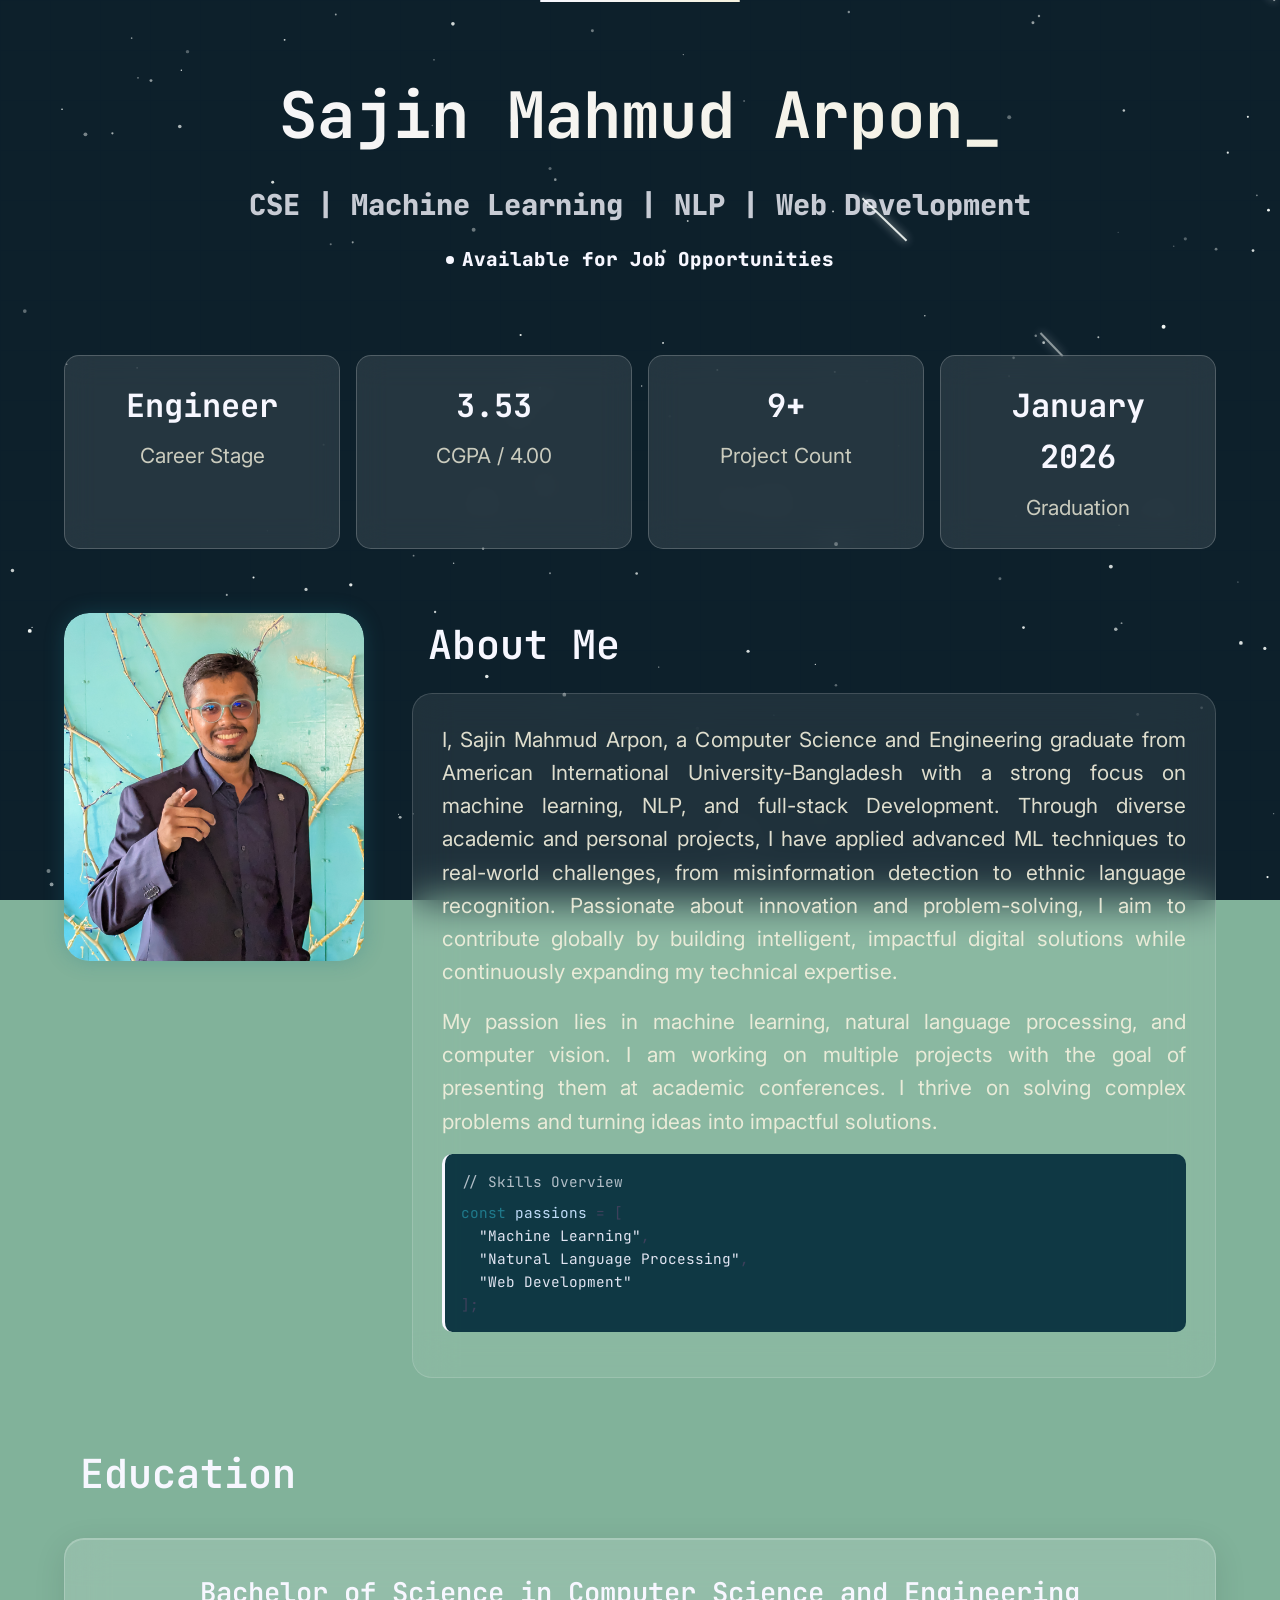
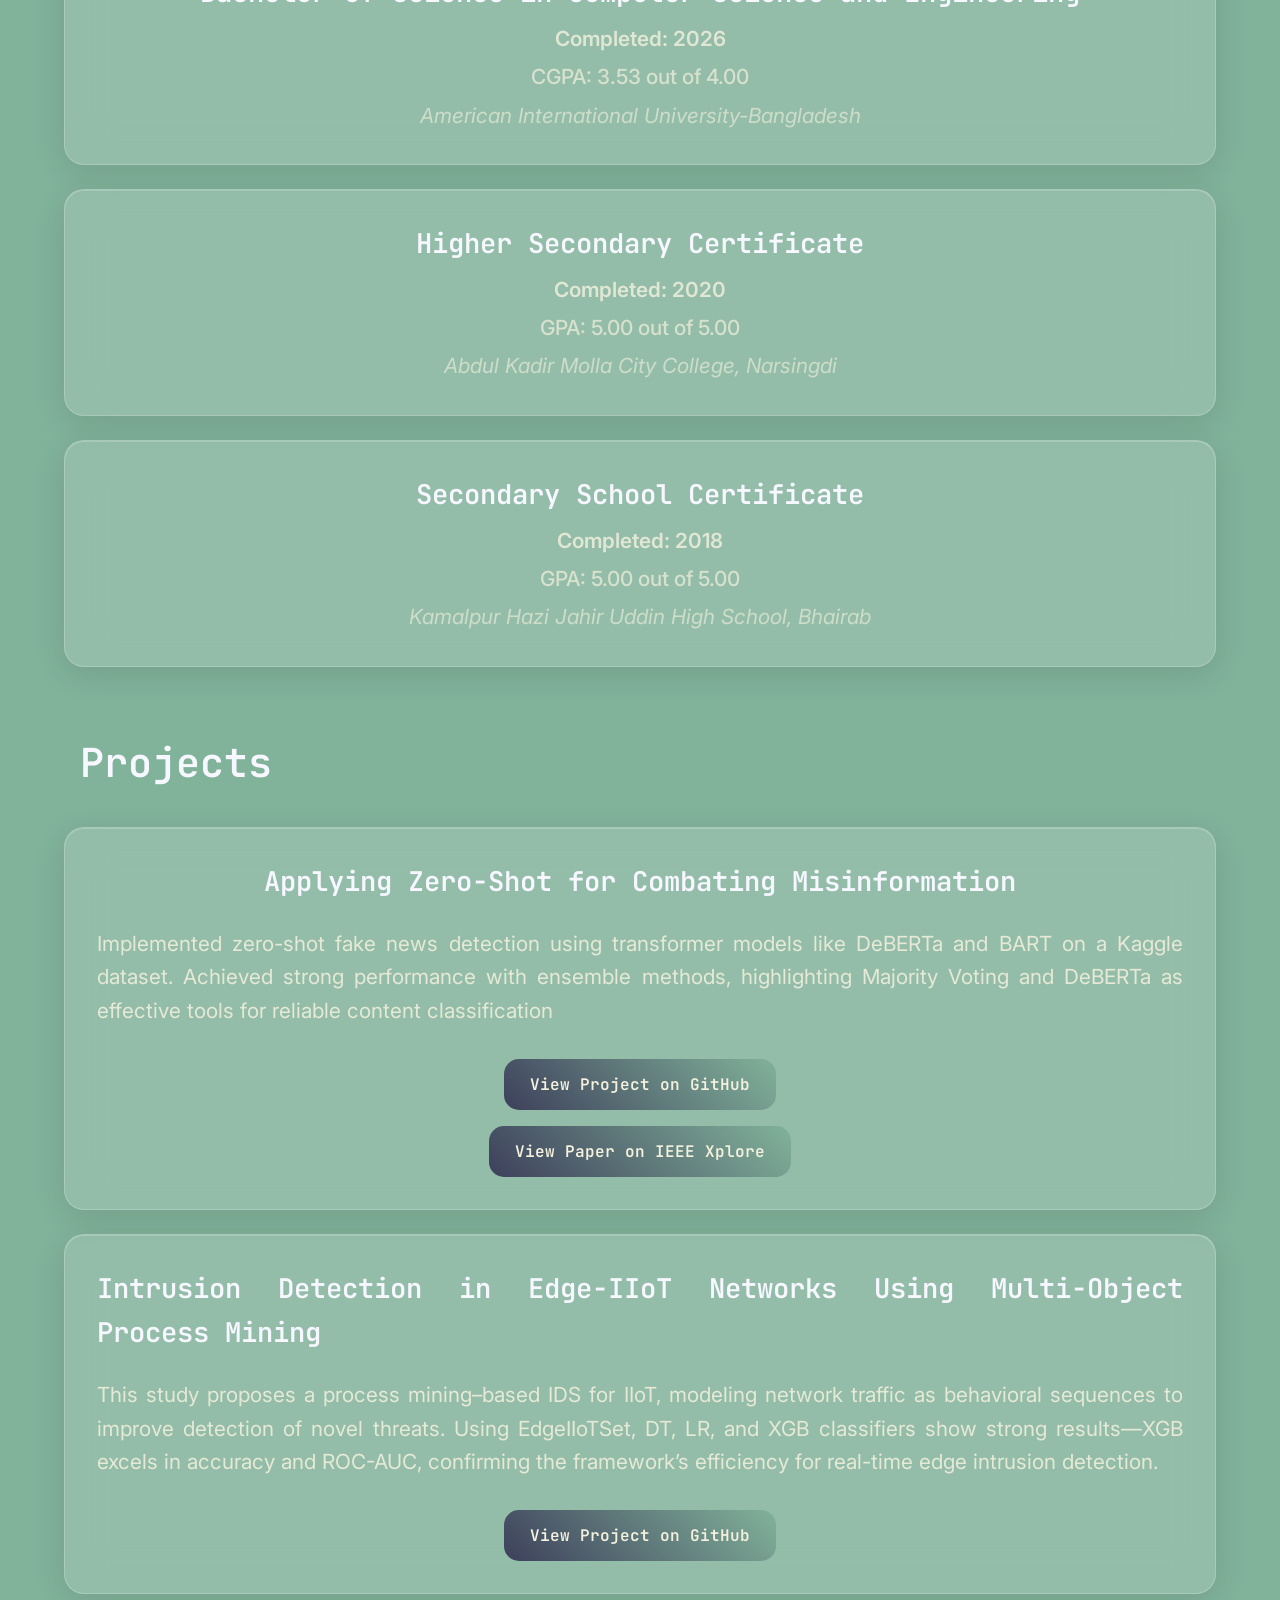
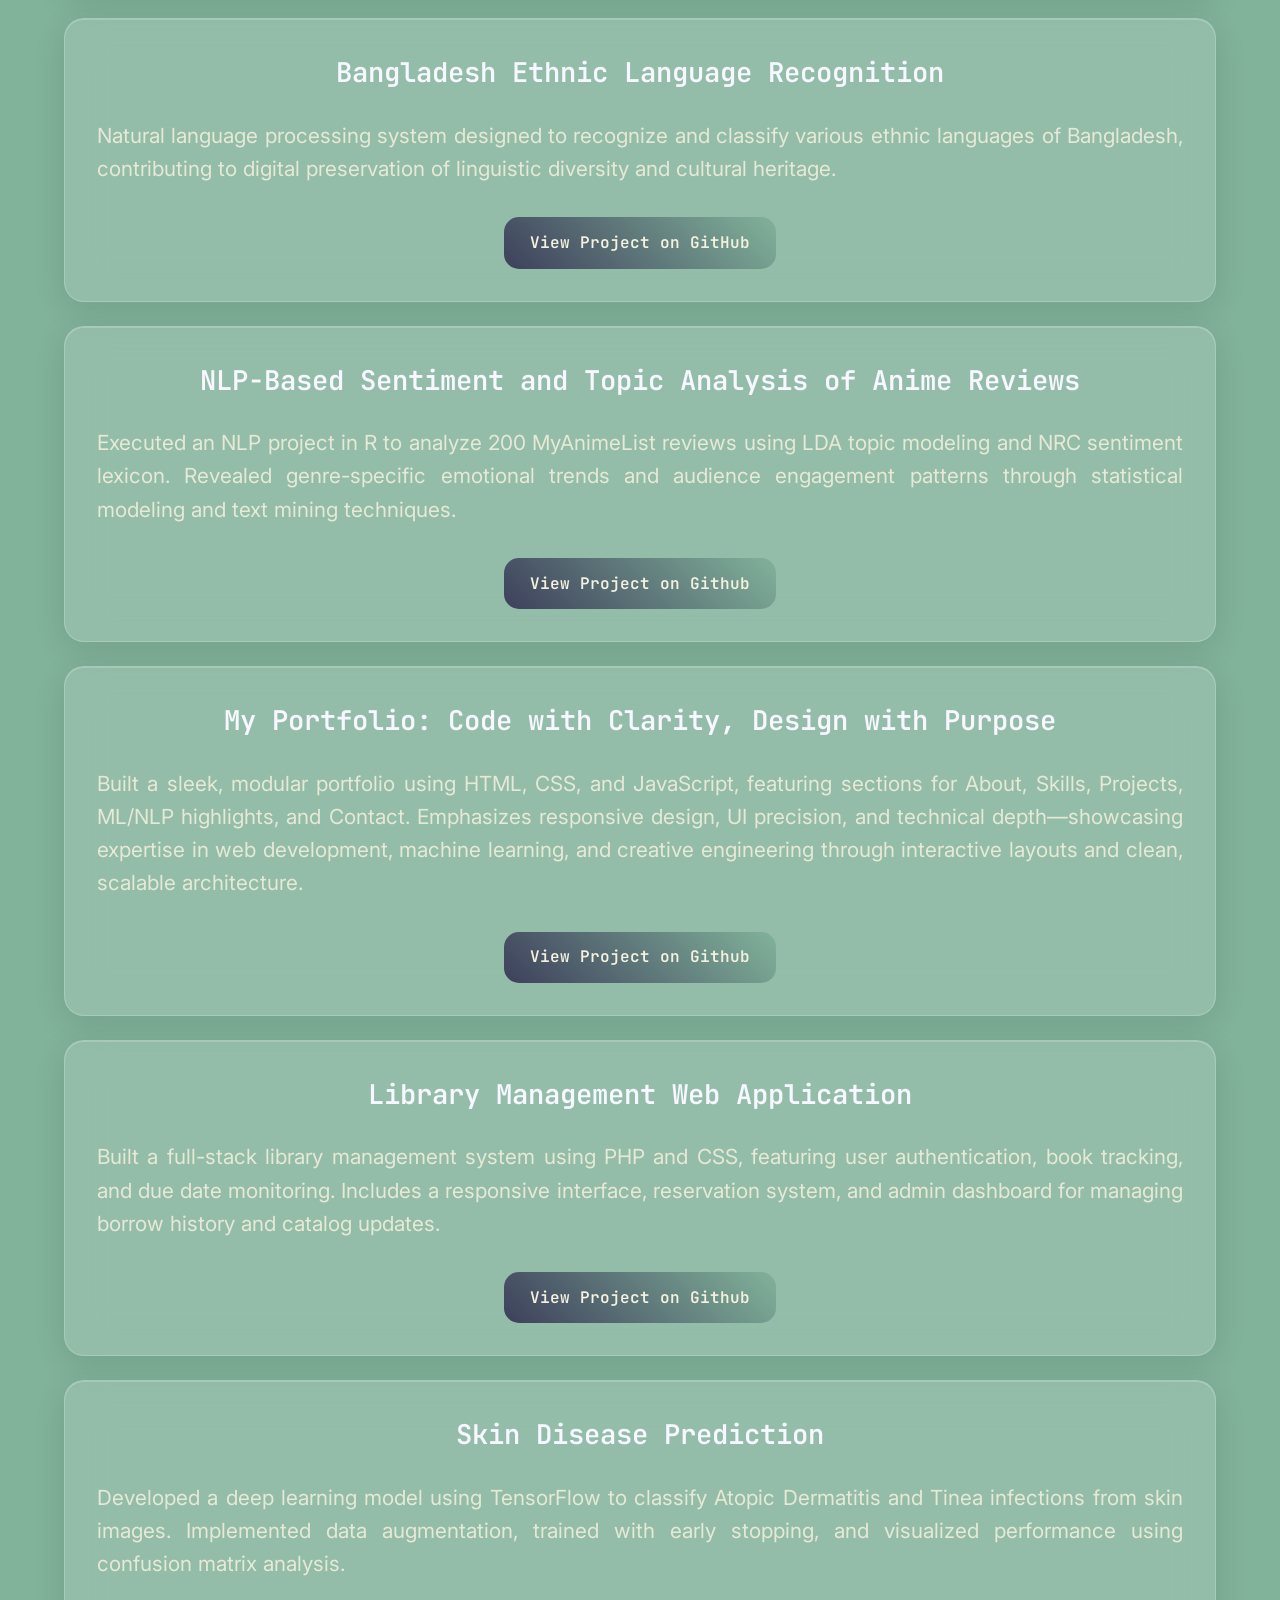
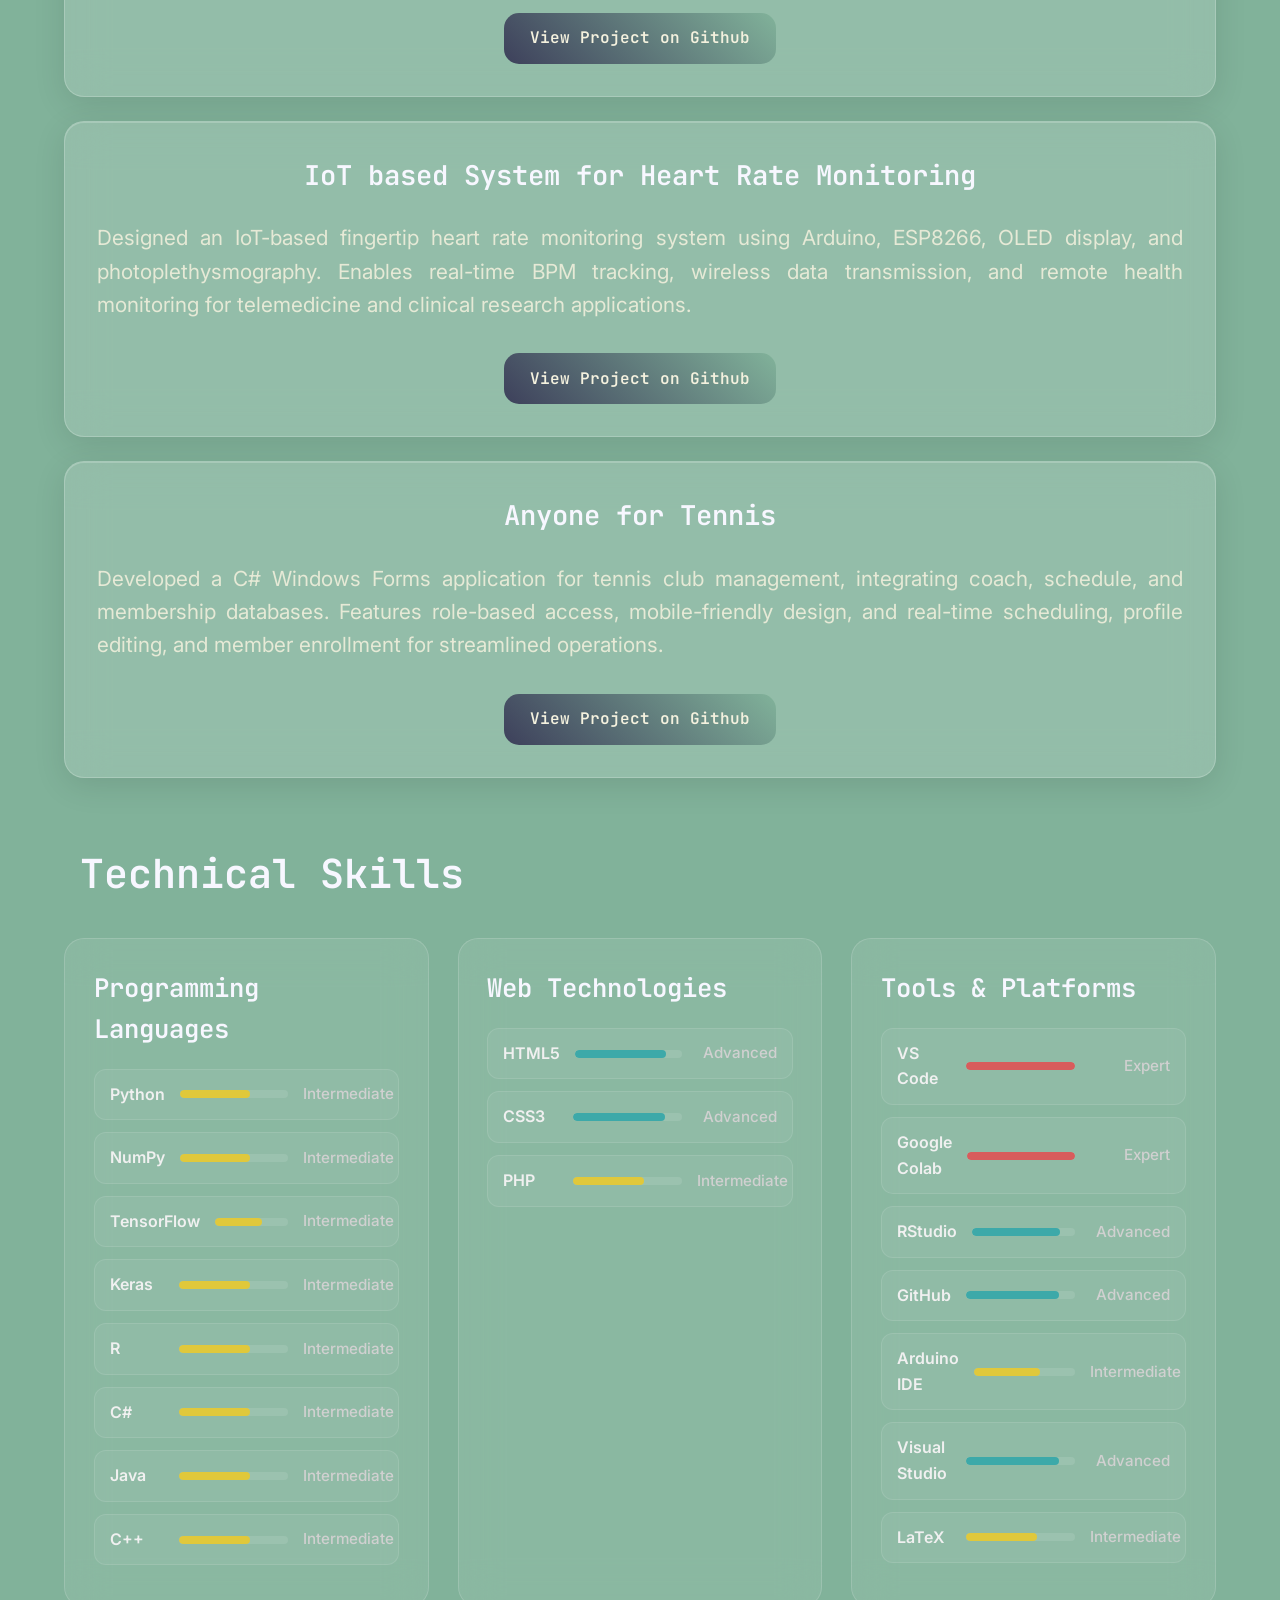
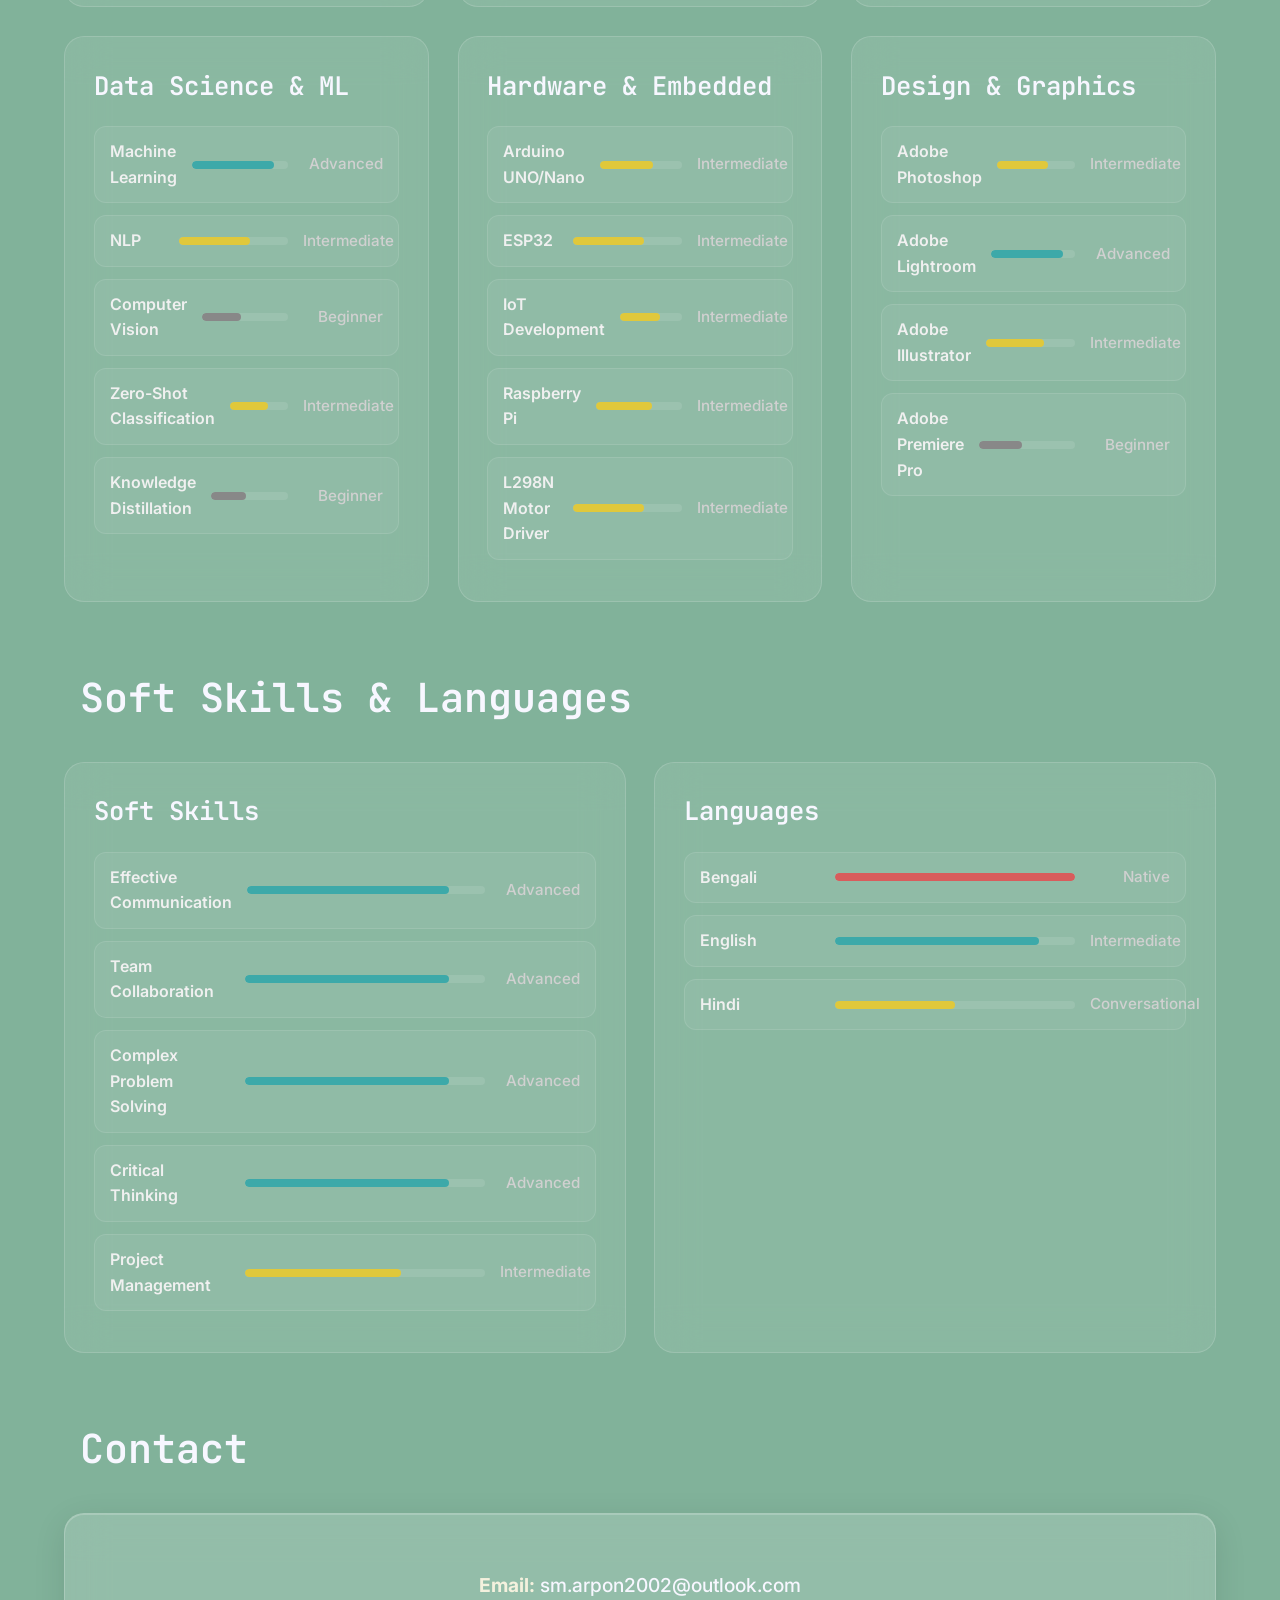
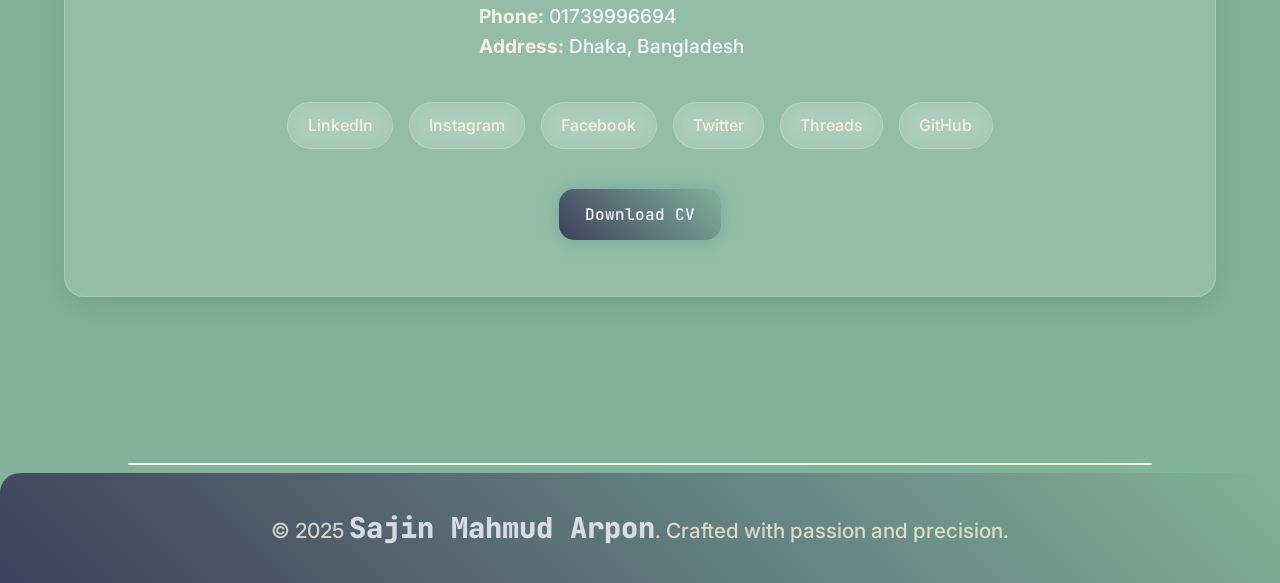
<file: index.html>
<!DOCTYPE html>
<html lang="en">

<head>
    <meta charset="UTF-8" />
    <meta name="viewport" content="width=device-width, initial-scale=1.0" />
    <meta name="color-scheme" content="dark">
    <meta name="description" content="Sajin Mahmud Arpon — CSE Student | Machine Learning | NLP | Computer Vision" />
    <title>Sajin Mahmud Arpon | Portfolio</title>
    <link
        href="https://fonts.googleapis.com/css2?family=JetBrains+Mono:wght@300;400;500;600;700&family=Inter:wght@300;400;500;600;700;800&display=swap"
        rel="stylesheet">
    <link rel="stylesheet" href="design.css">
</head>

<body>
    <!-- Loading Screen -->
    <div class="loading-overlay" id="loadingOverlay">
        <div class="loading-text">Initializing Portfolio</div>
    </div>

    <!-- Scroll Progress Bar -->
    <div class="scroll-progress" id="scrollProgress"></div>

    <!-- Grid Overlay -->
    <div class="grid-overlay"></div>

    <!-- Night Sky Canvas -->
    <canvas id="particle-canvas"></canvas>

    <header>
        <h1>Sajin Mahmud Arpon</h1>
        <p><span class="tech-accent">CSE | Machine Learning | NLP | Web Development</span></p>
        <div class="status-indicator">
            <div class="status-dot"></div>
            Available for Job Opportunities
        </div>
    </header>

    <div class="main-container">
        <!-- Metrics Section -->
        <section class="fade-in-up">
            <div class="metric-card">
                <div class="metric-item">
                    <div class="metric-number">Engineer</div>
                    <div class="metric-label">Career Stage</div>
                </div>
                <div class="metric-item">
                    <div class="metric-number">3.53</div>
                    <div class="metric-label">CGPA / 4.00</div>
                </div>
                <div class="metric-item">
                    <div class="metric-number">9+</div>
                    <div class="metric-label">Project Count</div>
                </div>
                <div class="metric-item">
                    <div class="metric-number">January 2026</div>
                    <div class="metric-label">Graduation</div>
                </div>
            </div>
        </section>

        <!-- About Section -->
        <section class="fade-in-up about-section">
            <div class="about-left">
                <div class="profile-image-container">
                    <img src="sajin-mahmud-arpon.jpg" alt="Sajin Mahmud Arpon">
                </div>
            </div>
            <div class="about-right">
                <h2>About Me</h2>
                <div class="skill-category">
                    <p>I, Sajin Mahmud Arpon, a Computer Science and Engineering graduate from American International
                        University-Bangladesh
                        with a strong focus on machine learning, NLP, and full-stack Development. Through diverse
                        academic and personal
                        projects, I have applied advanced ML techniques to real-world challenges, from misinformation
                        detection to ethnic
                        language recognition. Passionate about innovation and problem-solving, I aim to contribute
                        globally by building
                        intelligent, impactful digital solutions while continuously expanding my technical expertise.
                    </p>
                    <p>My passion lies in machine learning, natural language processing, and computer vision. I am
                        working on multiple projects with the goal of presenting them at academic conferences. I thrive
                        on solving complex problems and turning ideas into impactful solutions.</p>
                    <div class="code-block">
                        <span style="color: #1f7a8c;">const</span> <span style="color: #bfdbf7;">passions</span> = [<br>
                        &nbsp;&nbsp;<span style="color: #e1e5f2;">"Machine Learning"</span>,<br>
                        &nbsp;&nbsp;<span style="color: #e1e5f2;">"Natural Language Processing"</span>,<br>
                        &nbsp;&nbsp;<span style="color: #e1e5f2;">"Web Development"</span><br>
                        ];
                    </div>
                </div>
            </div>
        </section>

        <!-- Education Section -->
        <section class="fade-in-up">
            <h2>Education</h2>
            <div class="glass-card education-card">
                <div class="edu-title">Bachelor of Science in Computer Science and Engineering</div>
                <div class="edu-year">Completed: 2026</div>
                <div class="CGPA">CGPA: 3.53 out of 4.00</div>
                <div class="edu-subtitle">American International University-Bangladesh</div>
            </div>
            <div class="glass-card education-card">
                <div class="edu-title">Higher Secondary Certificate</div>
                <div class="edu-year">Completed: 2020</div>
                <div class="CGPA">GPA: 5.00 out of 5.00</div>
                <div class="edu-subtitle">Abdul Kadir Molla City College, Narsingdi</div>
            </div>
            <div class="glass-card education-card">
                <div class="edu-title">Secondary School Certificate</div>
                <div class="edu-year">Completed: 2018</div>
                <div class="CGPA">GPA: 5.00 out of 5.00</div>
                <div class="edu-subtitle">Kamalpur Hazi Jahir Uddin High School, Bhairab</div>
            </div>
        </section>

        <!-- Projects Section -->
        <section class="fade-in-up">
            <h2>Projects</h2>
            <div class="glass-card project-card">
                <div class="project-title">Applying Zero-Shot for Combating Misinformation</div>
                <div class="project-desc">Implemented zero-shot fake news detection using transformer models like
                    DeBERTa and BART on a Kaggle dataset. Achieved strong performance with ensemble methods,
                    highlighting Majority Voting and DeBERTa as effective tools for reliable content classification
                </div>
                <a href="https://github.com/sajin-mahmud-arpon/Applying-Zero-Shot-for-Combating-Misinformation"
                    target="_blank" rel="noopener noreferrer" class="crystal-btn">View Project on GitHub</a>
                <a href="https://ieeexplore.ieee.org/document/11381825" target="_blank" rel="noopener noreferrer"
                    class="crystal-btn">View Paper on IEEE Xplore</a>
            </div>
            <div class="glass-card project-card">
                <div class="project-title">Intrusion Detection in Edge-IIoT Networks Using Multi-Object Process Mining
                </div>
                <div class="project-desc">This study proposes a process mining–based IDS for IIoT, modeling network
                    traffic as
                    behavioral sequences to improve detection of novel threats.
                    Using EdgeIIoTSet, DT, LR, and XGB classifiers show strong results—XGB excels in accuracy and
                    ROC-AUC,
                    confirming the framework’s efficiency for real-time edge intrusion detection.
                </div>
                <a href="https://github.com/sajin-mahmud-arpon/Intrusion-Detection-in-Edge-IIoT-Networks-Using-Multi-Object-Process-Mining"
                    target="_blank" rel="noopener noreferrer" class="crystal-btn">View Project on GitHub</a>
            </div>
            <div class="glass-card project-card">
                <div class="project-title">Bangladesh Ethnic Language Recognition</div>
                <div class="project-desc">Natural language processing system designed to recognize and classify various
                    ethnic languages of Bangladesh, contributing to digital preservation of linguistic diversity and
                    cultural heritage.</div>
                <a href="https://github.com/sajin-mahmud-arpon/Bangladesh-Ethnic-Language-Recognition" target="_blank"
                    rel="noopener noreferrer" class="crystal-btn">View Project on GitHub</a>
            </div>
            <div class="glass-card project-card">
                <div class="project-title">NLP-Based Sentiment and Topic Analysis of Anime Reviews</div>
                <div class="project-desc">Executed an NLP project in R to analyze 200 MyAnimeList reviews using LDA
                    topic modeling and NRC sentiment lexicon. Revealed genre-specific emotional trends and audience
                    engagement patterns through statistical modeling and text mining techniques.</div>
                <a href="https://github.com/sajin-mahmud-arpon/NLP-Based-Sentiment-and-Topic-Analysis-of-Anime-Reviews"
                    target="_blank" rel="noopener noreferrer" class="crystal-btn">View Project on Github</a>
            </div>
            <div class="glass-card project-card">
                <div class="project-title">My Portfolio: Code with Clarity, Design with Purpose</div>
                <div class="project-desc">Built a sleek, modular portfolio using HTML, CSS, and JavaScript, featuring
                    sections for About, Skills, Projects, ML/NLP
                    highlights, and Contact. Emphasizes responsive design, UI precision, and technical depth—showcasing
                    expertise in web
                    development, machine learning, and creative engineering through interactive layouts and clean,
                    scalable architecture.
                </div>
                <a href="https://github.com/sajin-mahmud-arpon/sajin-mahmud-arpon.github.io" target="_blank"
                    rel="noopener noreferrer" class="crystal-btn">View Project on
                    Github</a>
            </div>
            <div class="glass-card project-card">
                <div class="project-title">Library Management Web Application</div>
                <div class="project-desc">Built a full-stack library management system using PHP and CSS, featuring user
                    authentication, book tracking, and due date monitoring. Includes a responsive interface, reservation
                    system, and admin dashboard for managing borrow history and catalog updates.</div>
                <a href="https://github.com/sajin-mahmud-arpon/LibraryWebApp" target="_blank" rel="noopener noreferrer"
                    class="crystal-btn">View Project on
                    Github</a>
            </div>
            <div class="glass-card project-card">
                <div class="project-title">Skin Disease Prediction</div>
                <div class="project-desc">Developed a deep learning model using TensorFlow to classify Atopic Dermatitis
                    and Tinea infections from skin images. Implemented data augmentation, trained with early stopping,
                    and visualized performance using confusion matrix analysis.</div>
                <a href="https://github.com/sajin-mahmud-arpon/Skin-diseases-Prediction/tree/main" target="_blank"
                    rel="noopener noreferrer" class="crystal-btn">View Project on Github</a>
            </div>
            <div class="glass-card project-card">
                <div class="project-title">IoT based System for Heart Rate Monitoring</div>
                <div class="project-desc">Designed an IoT-based fingertip heart rate monitoring system using Arduino,
                    ESP8266, OLED display, and photoplethysmography. Enables real-time BPM tracking, wireless data
                    transmission, and remote health monitoring for telemedicine and clinical research applications.
                </div>
                <a href="https://github.com/sajin-mahmud-arpon/Microprocessor-Embedded-System" target="_blank"
                    rel="noopener noreferrer" class="crystal-btn">View
                    Project on Github</a>
            </div>
            <div class="glass-card project-card">
                <div class="project-title">Anyone for Tennis</div>
                <div class="project-desc">Developed a C# Windows Forms application for tennis club management,
                    integrating coach, schedule, and membership databases. Features role-based access, mobile-friendly
                    design, and real-time scheduling, profile editing, and member enrollment for streamlined operations.
                </div>
                <a href="https://github.com/sajin-mahmud-arpon/Anyone-For-Tennis" target="_blank"
                    rel="noopener noreferrer" class="crystal-btn">View Project on
                    Github</a>
            </div>
        </section>

        <!-- Technical Skills -->
        <section class="fade-in-up">
            <h2>Technical Skills</h2>
            <div class="skills-grid">

                <!-- Programming Languages -->
                <div class="skill-category">
                    <h3>Programming Languages</h3>
                    <div class="skill-progress-list">
                        <div class="skill-item">
                            <div class="skill-label">Python</div>
                            <div class="skill-progress">
                                <div class="skill-fill intermediate" style="width:65%;"></div>
                            </div>
                            <div class="skill-level">Intermediate</div>
                        </div>
                        <div class="skill-item">
                            <div class="skill-label">NumPy</div>
                            <div class="skill-progress">
                                <div class="skill-fill intermediate" style="width:65%;"></div>
                            </div>
                            <div class="skill-level">Intermediate</div>
                        </div>
                        <div class="skill-item">
                            <div class="skill-label">TensorFlow</div>
                            <div class="skill-progress">
                                <div class="skill-fill intermediate" style="width:65%;"></div>
                            </div>
                            <div class="skill-level">Intermediate</div>
                        </div>
                        <div class="skill-item">
                            <div class="skill-label">Keras</div>
                            <div class="skill-progress">
                                <div class="skill-fill intermediate" style="width:65%;"></div>
                            </div>
                            <div class="skill-level">Intermediate</div>
                        </div>
                        <div class="skill-item">
                            <div class="skill-label">R</div>
                            <div class="skill-progress">
                                <div class="skill-fill intermediate" style="width:65%;"></div>
                            </div>
                            <div class="skill-level">Intermediate</div>
                        </div>
                        <div class="skill-item">
                            <div class="skill-label">C#</div>
                            <div class="skill-progress">
                                <div class="skill-fill intermediate" style="width:65%;"></div>
                            </div>
                            <div class="skill-level">Intermediate</div>
                        </div>
                        <div class="skill-item">
                            <div class="skill-label">Java</div>
                            <div class="skill-progress">
                                <div class="skill-fill intermediate" style="width:65%;"></div>
                            </div>
                            <div class="skill-level">Intermediate</div>
                        </div>
                        <div class="skill-item">
                            <div class="skill-label">C++</div>
                            <div class="skill-progress">
                                <div class="skill-fill intermediate" style="width:65%;"></div>
                            </div>
                            <div class="skill-level">Intermediate</div>
                        </div>
                    </div>
                </div>

                <!-- Web Technologies -->
                <div class="skill-category">
                    <h3>Web Technologies</h3>
                    <div class="skill-progress-list">
                        <div class="skill-item">
                            <div class="skill-label">HTML5</div>
                            <div class="skill-progress">
                                <div class="skill-fill advanced" style="width:85%;"></div>
                            </div>
                            <div class="skill-level">Advanced</div>
                        </div>
                        <div class="skill-item">
                            <div class="skill-label">CSS3</div>
                            <div class="skill-progress">
                                <div class="skill-fill advanced" style="width:85%;"></div>
                            </div>
                            <div class="skill-level">Advanced</div>
                        </div>
                        <div class="skill-item">
                            <div class="skill-label">PHP</div>
                            <div class="skill-progress">
                                <div class="skill-fill intermediate" style="width:65%;"></div>
                            </div>
                            <div class="skill-level">Intermediate</div>
                        </div>
                    </div>
                </div>

                <!-- Tools & Platforms -->
                <div class="skill-category">
                    <h3>Tools & Platforms</h3>
                    <div class="skill-progress-list">
                        <div class="skill-item">
                            <div class="skill-label">VS Code</div>
                            <div class="skill-progress">
                                <div class="skill-fill expert" style="width:100%;"></div>
                            </div>
                            <div class="skill-level">Expert</div>
                        </div>
                        <div class="skill-item">
                            <div class="skill-label">Google Colab</div>
                            <div class="skill-progress">
                                <div class="skill-fill expert" style="width:100%;"></div>
                            </div>
                            <div class="skill-level">Expert</div>
                        </div>
                        <div class="skill-item">
                            <div class="skill-label">RStudio</div>
                            <div class="skill-progress">
                                <div class="skill-fill advanced" style="width:85%;"></div>
                            </div>
                            <div class="skill-level">Advanced</div>
                        </div>
                        <div class="skill-item">
                            <div class="skill-label">GitHub</div>
                            <div class="skill-progress">
                                <div class="skill-fill advanced" style="width:85%;"></div>
                            </div>
                            <div class="skill-level">Advanced</div>
                        </div>
                        <div class="skill-item">
                            <div class="skill-label">Arduino IDE</div>
                            <div class="skill-progress">
                                <div class="skill-fill intermediate" style="width:65%;"></div>
                            </div>
                            <div class="skill-level">Intermediate</div>
                        </div>
                        <div class="skill-item">
                            <div class="skill-label">Visual Studio</div>
                            <div class="skill-progress">
                                <div class="skill-fill advanced" style="width:85%;"></div>
                            </div>
                            <div class="skill-level">Advanced</div>
                        </div>
                        <div class="skill-item">
                            <div class="skill-label">LaTeX</div>
                            <div class="skill-progress">
                                <div class="skill-fill intermediate" style="width:65%;"></div>
                            </div>
                            <div class="skill-level">Intermediate</div>
                        </div>
                    </div>
                </div>

                <!-- Data Science & ML -->
                <div class="skill-category">
                    <h3>Data Science & ML</h3>
                    <div class="skill-progress-list">
                        <div class="skill-item">
                            <div class="skill-label">Machine Learning</div>
                            <div class="skill-progress">
                                <div class="skill-fill advanced" style="width:85%;"></div>
                            </div>
                            <div class="skill-level">Advanced</div>
                        </div>
                        <div class="skill-item">
                            <div class="skill-label">NLP</div>
                            <div class="skill-progress">
                                <div class="skill-fill intermediate" style="width:65%;"></div>
                            </div>
                            <div class="skill-level">Intermediate</div>
                        </div>
                        <div class="skill-item">
                            <div class="skill-label">Computer Vision</div>
                            <div class="skill-progress">
                                <div class="skill-fill beginner" style="width:45%;"></div>
                            </div>
                            <div class="skill-level">Beginner</div>
                        </div>
                        <div class="skill-item">
                            <div class="skill-label">Zero-Shot Classification</div>
                            <div class="skill-progress">
                                <div class="skill-fill intermediate" style="width:65%;"></div>
                            </div>
                            <div class="skill-level">Intermediate</div>
                        </div>
                        <div class="skill-item">
                            <div class="skill-label">Knowledge Distillation</div>
                            <div class="skill-progress">
                                <div class="skill-fill beginner" style="width:45%;"></div>
                            </div>
                            <div class="skill-level">Beginner</div>
                        </div>
                    </div>
                </div>

                <!-- Hardware & Embedded -->
                <div class="skill-category">
                    <h3>Hardware & Embedded</h3>
                    <div class="skill-progress-list">
                        <div class="skill-item">
                            <div class="skill-label">Arduino UNO/Nano</div>
                            <div class="skill-progress">
                                <div class="skill-fill intermediate" style="width:65%;"></div>
                            </div>
                            <div class="skill-level">Intermediate</div>
                        </div>
                        <div class="skill-item">
                            <div class="skill-label">ESP32</div>
                            <div class="skill-progress">
                                <div class="skill-fill intermediate" style="width:65%;"></div>
                            </div>
                            <div class="skill-level">Intermediate</div>
                        </div>
                        <div class="skill-item">
                            <div class="skill-label">IoT Development</div>
                            <div class="skill-progress">
                                <div class="skill-fill intermediate" style="width:65%;"></div>
                            </div>
                            <div class="skill-level">Intermediate</div>
                        </div>
                        <div class="skill-item">
                            <div class="skill-label">Raspberry Pi</div>
                            <div class="skill-progress">
                                <div class="skill-fill intermediate" style="width:65%;"></div>
                            </div>
                            <div class="skill-level">Intermediate</div>
                        </div>
                        <div class="skill-item">
                            <div class="skill-label">L298N Motor Driver</div>
                            <div class="skill-progress">
                                <div class="skill-fill intermediate" style="width:65%;"></div>
                            </div>
                            <div class="skill-level">Intermediate</div>
                        </div>
                    </div>
                </div>


                <!-- Design & Graphics -->
                <div class="skill-category">
                    <h3>Design & Graphics</h3>
                    <div class="skill-progress-list">
                        <div class="skill-item">
                            <div class="skill-label">Adobe Photoshop</div>
                            <div class="skill-progress">
                                <div class="skill-fill intermediate" style="width:65%;"></div>
                            </div>
                            <div class="skill-level">Intermediate</div>
                        </div>
                        <div class="skill-item">
                            <div class="skill-label">Adobe Lightroom</div>
                            <div class="skill-progress">
                                <div class="skill-fill advanced" style="width:85%;"></div>
                            </div>
                            <div class="skill-level">Advanced</div>
                        </div>
                        <div class="skill-item">
                            <div class="skill-label">Adobe Illustrator</div>
                            <div class="skill-progress">
                                <div class="skill-fill intermediate" style="width:65%;"></div>
                            </div>
                            <div class="skill-level">Intermediate</div>
                        </div>
                        <div class="skill-item">
                            <div class="skill-label">Adobe Premiere Pro</div>
                            <div class="skill-progress">
                                <div class="skill-fill beginner" style="width:45%;"></div>
                            </div>
                            <div class="skill-level">Beginner</div>
                        </div>
                    </div>
                </div>

            </div>
        </section>


        <!-- Soft Skills & Languages -->
        <section class="fade-in-up">
            <h2>Soft Skills & Languages</h2>
            <div class="skills-grid">

                <!-- Soft Skills -->
                <div class="skill-category">
                    <h3>Soft Skills</h3>
                    <div class="skill-progress-list">
                        <div class="skill-item">
                            <div class="skill-label">Effective Communication</div>
                            <div class="skill-progress">
                                <div class="skill-fill advanced" style="width:85%;"></div>
                            </div>
                            <div class="skill-level">Advanced</div>
                        </div>
                        <div class="skill-item">
                            <div class="skill-label">Team Collaboration</div>
                            <div class="skill-progress">
                                <div class="skill-fill advanced" style="width:85%;"></div>
                            </div>
                            <div class="skill-level">Advanced</div>
                        </div>
                        <div class="skill-item">
                            <div class="skill-label">Complex Problem Solving</div>
                            <div class="skill-progress">
                                <div class="skill-fill advanced" style="width:85%;"></div>
                            </div>
                            <div class="skill-level">Advanced</div>
                        </div>
                        <div class="skill-item">
                            <div class="skill-label">Critical Thinking</div>
                            <div class="skill-progress">
                                <div class="skill-fill advanced" style="width:85%;"></div>
                            </div>
                            <div class="skill-level">Advanced</div>
                        </div>
                        <div class="skill-item">
                            <div class="skill-label">Project Management</div>
                            <div class="skill-progress">
                                <div class="skill-fill intermediate" style="width:65%;"></div>
                            </div>
                            <div class="skill-level">Intermediate</div>
                        </div>
                    </div>
                </div>

                <!-- Languages -->
                <div class="skill-category">
                    <h3>Languages</h3>
                    <div class="skill-progress-list">
                        <div class="skill-item">
                            <div class="skill-label">Bengali</div>
                            <div class="skill-progress">
                                <div class="skill-fill expert" style="width:100%;"></div>
                            </div>
                            <div class="skill-level">Native</div>
                        </div>
                        <div class="skill-item">
                            <div class="skill-label">English</div>
                            <div class="skill-progress">
                                <div class="skill-fill advanced" style="width:85%;"></div>
                            </div>
                            <div class="skill-level">Intermediate</div>
                        </div>
                        <div class="skill-item">
                            <div class="skill-label">Hindi</div>
                            <div class="skill-progress">
                                <div class="skill-fill intermediate" style="width:50%;"></div>
                            </div>
                            <div class="skill-level">Conversational</div>
                        </div>
                    </div>
                </div>

            </div>
        </section>

        <!-- Contact -->
        <section class="fade-in-up">
            <h2>Contact</h2>
            <div class="glass-card">
                <div class="contact-info">
                    <p>
                        <strong>Email:</strong> <a
                            href="mailto:sm.arpon2002@outlook.com">sm.arpon2002@outlook.com</a><br />
                        <strong>Phone:</strong> <a href="tel:+8801739996694">01739996694</a><br />
                        <strong>Address:</strong> <a
                            href="https://www.google.com/maps/search/?api=1&query=Dhaka,+Bangladesh" target="_blank"
                            rel="noopener noreferrer">Dhaka, Bangladesh</a>
                    </p>
                    <div class="social-links">
                        <a href="https://www.linkedin.com/in/sajin-mahmud-arpon/" target="_blank"
                            rel="noopener noreferrer">LinkedIn</a>
                        <a href="https://www.instagram.com/sajin.arpon.927?igsh=MXJrdnA0ODgzeTh0eQ==" target="_blank"
                            rel="noopener noreferrer">Instagram</a>
                        <a href="https://www.facebook.com/share/1ZfMBjpH1x/" target="_blank"
                            rel="noopener noreferrer">Facebook</a>
                        <a href="https://x.com/sajin_arpon_927?t=i3-Bu9ggeQW-j-twg3w_lQ&s=09" target="_blank"
                            rel="noopener noreferrer">Twitter</a>
                        <a href="https://www.threads.com/@sajin.arpon.927" target="_blank"
                            rel="noopener noreferrer">Threads</a>
                        <a href="https://github.com/sajin-mahmud-arpon" target="_blank"
                            rel="noopener noreferrer">GitHub</a>
                    </div>
                    <a href="Sajin_Mahmud_Arpon_CV.pdf" download class="download-btn">Download CV</a>
                </div>
            </div>
        </section>
    </div>

    <footer>
        <p>© 2025 <span class="tech-accent">Sajin Mahmud Arpon</span>. Crafted with passion and precision.</p>
    </footer>

    <script src="script.js"></script>
</body>


</html>
</file>
<file: design.css>
html {
    color-scheme: dark;
}

:root {
    --beige: #F4F1DE;
    --offwhite: #F7F7FF;
    --slate: #3D405B;
    --sage: #81B29A;
    --charcole: #02020B;
    --gradient-primary: linear-gradient(135deg, var(--offwhite) 0%, var(--beige) 100%);
    --gradient-secondary: linear-gradient(45deg, var(--slate) 0%, var(--sage) 100%);
    --glow-offwhite: 0 0 20px rgba(31, 122, 140, 0.3);
    --glow-blue: 0 0 30px rgba(191, 219, 247, 0.4);
}

* {
    margin: 0;
    padding: 0;
    box-sizing: border-box;
}

body {
    font-family: 'Inter', sans-serif;
    background: var(--sage);
    color: var(--beige);
    overflow-x: hidden;
    position: relative;
    line-height: 1.6;
}

#particle-canvas {
    position: fixed;
    top: 0;
    left: 0;
    z-index: -1;
    opacity: 0.9;
}

.grid-overlay {
    position: fixed;
    top: 0;
    left: 0;
    width: 100%;
    height: 100%;
    background-image:
        linear-gradient(rgba(31, 122, 140, 0.03) 1px, transparent 1px),
        linear-gradient(90deg, rgba(31, 122, 140, 0.03) 1px, transparent 1px);
    background-size: 50px 50px;
    z-index: -1;
    pointer-events: none;
}

header {
    text-align: center;
    padding: 4rem 1rem 3rem;
    position: relative;
}

header::before {
    content: '';
    position: absolute;
    top: 0;
    left: 50%;
    transform: translateX(-50%);
    width: 200px;
    height: 2px;
    background: var(--gradient-primary);
    border-radius: 2px;
}

header h1 {
    font-family: 'JetBrains Mono', monospace;
    font-size: clamp(3rem, 5vw, 4rem);
    font-weight: 700;
    background: var(--gradient-primary);
    -webkit-background-clip: text;
    background-clip: text;
    -webkit-text-fill-color: transparent;
    margin-bottom: 1rem;
    position: relative;
}

header h1::after {
    content: '_';
    animation: blink 1s infinite;
    color: var(--offwhite);
}

@keyframes blink {

    0%,
    50% {
        opacity: 1;
    }

    51%,
    100% {
        opacity: 0;
    }
}

header p {
    font-size: 1.3rem;
    color: var(--beige);
    font-weight: 500;
    opacity: 0.8;
}

.main-container {
    width: 90%;
    max-width: 1400px;
    margin: 0 auto;
    padding-bottom: 4rem;
}

.fade-in-up {
    opacity: 0;
    transform: translateY(30px);
    transition: all 1s cubic-bezier(0.25, 0.46, 0.45, 0.94);
}

.visible {
    opacity: 1;
    transform: translateY(0);
}

.glass-card {
    display: flex;
    justify-content: center;
    align-items: center;
    flex-direction: column;
    background: rgba(255, 255, 255, 0.15);
    backdrop-filter: blur(20px);
    border: 1px solid rgba(255, 255, 255, 0.2);
    padding: 2rem;
    margin: 1.5rem 0;
    border-radius: 20px;
    box-shadow:
        0 8px 32px rgba(0, 0, 0, 0.1),
        inset 0 1px 0 rgba(255, 255, 255, 0.2);
    position: relative;
    overflow: hidden;
    transition: all 0.3s ease;
    text-align: justify;
}

.glass-card:hover {
    transform: translateY(-5px);
    box-shadow:
        0 20px 40px rgba(0, 0, 0, 0.15),
        inset 0 1px 0 rgba(255, 255, 255, 0.3),
        var(--glow-blue);
}

.glass-card::before {
    content: '';
    position: absolute;
    top: 0;
    left: -100%;
    width: 100%;
    height: 100%;
    background: linear-gradient(90deg, transparent, rgba(255, 255, 255, 0.1), transparent);
    transition: left 0.5s ease;
}

.glass-card:hover::before {
    left: 100%;
}

section {
    margin-bottom: 4rem;
}

section h2 {
    font-family: 'JetBrains Mono', monospace;
    font-size: 2.5rem;
    font-weight: 600;
    color: var(--offwhite);
    margin-bottom: 2rem;
    position: relative;
    padding-left: 1rem;
}

section h2::before {
    content: '';
    position: absolute;
    left: 0;
    color: var(--offwhite);
    font-weight: bold;
}

.about-section {
    display: grid;
    grid-template-columns: 300px 1fr;
    gap: 3rem;
    align-items: start;
    margin-bottom: 4rem;
}

@media (max-width: 768px) {
    .about-section {
        grid-template-columns: 1fr;
        gap: 2rem;
    }
}

.about-left {
    position: relative;
}

.profile-image-container {
    width: 100%;
    max-width: 300px;
    margin: 0 auto;
    border-radius: 25px;
    overflow: hidden;
    position: relative;
    box-shadow: var(--glow-offwhite);
    transition: all 0.3s ease;
}

.profile-image-container::before {
    content: '';
    position: absolute;
    top: -2px;
    left: -2px;
    right: -2px;
    bottom: -2px;
    background: var(--gradient-primary);
    border-radius: 25px;
    z-index: -1;
    opacity: 0;
    transition: opacity 0.3s ease;
}

.profile-image-container:hover::before {
    opacity: 1;
}

.profile-image-container:hover {
    transform: scale(1.05);
    box-shadow: var(--glow-offwhite), 0 20px 40px rgba(0, 0, 0, 0.2);
}

.profile-image-container img {
    width: 100%;
    display: block;
    border-radius: 25px;
    position: relative;
    z-index: 1;
}

.about-right h2 {
    margin-bottom: 1rem;
}

.about-right p {
    font-size: 1.3rem;
    margin-bottom: 1rem;
    color: var(--beige);
    opacity: 0.9;
}

.education-card,
.project-card {
    position: relative;
    transition: all 0.3s ease;
}

.education-card:hover,
.project-card:hover {
    border-color: var(--offwhite);
}

.edu-title,
.project-title {
    font-family: 'JetBrains Mono', monospace;
    font-size: 1.7rem;
    font-weight: 600;
    color: var(--offwhite);
    margin-bottom: 0.5rem;
}

.edu-year {
    font-size: 1.3rem;
    font-weight: 600;
    color: var(--beige);
    opacity: 0.8;
}

.CGPA {
    font-size: 1.3rem;
    font-weight: 500;
    color: var(--beige);
    opacity: 0.7;
    margin: 0.3rem 0;
}

.edu-subtitle {
    font-size: 1.3rem;
    font-style: italic;
    color: var(--beige);
    opacity: 0.6;
}

.project-desc {
    margin: 1rem 0;
    font-size: 1.3rem;
    line-height: 1.6;
    color: var(--beige);
    opacity: 0.85;
}

/* .skills-grid {
    display: grid;
    grid-template-columns: repeat(auto-fit, minmax(350px, 1fr));
    gap: 1.5rem;
}

.skill-category {
    background: rgba(255, 255, 255, 0.1);
    backdrop-filter: blur(15px);
    border: 1px solid rgba(255, 255, 255, 0.15);
    padding: 1.5rem;
    border-radius: 20px;
    transition: all 0.3s ease;
    position: relative;
    overflow: hidden;
    text-align: justify;
}

.skill-category::before {
    content: '';
    position: absolute;
    top: 0;
    left: 0;
    width: 100%;
    height: 3px;
    background: var(--gradient-primary);
    transform: scaleX(0);
    transition: transform 0.3s ease;
}

.skill-category:hover::before {
    transform: scaleX(1);
}

.skill-category:hover {
    transform: translateY(-3px);
    box-shadow: var(--glow-blue);
}

.skill-category h3 {
    font-family: 'JetBrains Mono', monospace;
    color: var(--offwhite);
    margin-bottom: 1rem;
    font-size: 1.7rem;
    font-weight: 600;
}

.skill-list {
    list-style: none;
}

.skill-list li {
    margin-bottom: 0.8rem;
    padding-left: 1rem;
    position: relative;
    font-size: 1.3rem;
    transition: all 0.2s ease;
}

.skill-list li::before {
    content: '';
    position: absolute;
    left: 0;
    color: var(--offwhite);
    font-weight: bold;
    transition: all 0.2s ease;
}

.skill-list li:hover::before {
    color: var(--sage);
    transform: translateX(5px);
}

.skill-list li strong {
    color: var(--beige);
    font-weight: 700;
}

.skill-item {
    margin-bottom: 10px;
    padding: 10px;
    background: rgba(255, 255, 255, 0.03);
    border-radius: 10px;
    border: 1px solid rgba(255, 255, 255, 0.08);
}

.skill-label {
    font-size: 1.3rem;
    font-weight: 600;
    color: #f0f0f0;
    display: flex;
    justify-content: space-between;
    align-items: center;
}

.skill-level {
    font-size: 0.9rem;
    color: #b0b0b0;
    font-weight: normal;
} */

.skills-grid {
    display: grid;
    grid-template-columns: repeat(auto-fit, minmax(350px, 1fr));
    gap: 1.8rem;
}

.skill-category {
    background: rgba(255, 255, 255, 0.08);
    backdrop-filter: blur(20px);
    border: 1px solid rgba(255, 255, 255, 0.15);
    padding: 1.8rem;
    border-radius: 20px;
    transition: all 0.3s ease;
    position: relative;
    overflow: hidden;
    text-align: justify;
}

.skill-category::before {
    content: '';
    position: absolute;
    top: 0;
    left: 0;
    width: 100%;
    height: 3px;
    background: var(--gradient-primary);
    transform: scaleX(0);
    transform-origin: left;
    transition: transform 0.3s ease;
}

.skill-category:hover::before {
    transform: scaleX(1);
}

.skill-category:hover {
    transform: translateY(-4px);
    box-shadow: var(--glow-blue);
}

.skill-category h3 {
    font-family: 'JetBrains Mono', monospace;
    color: var(--offwhite);
    margin-bottom: 1.2rem;
    font-size: clamp(1.5rem, 2vw, 1.8rem);
    font-weight: 600;
}

.skill-progress-list {
    list-style: none;
    padding: 0;
    margin: 0;
}

.skill-item {
    display: flex;
    align-items: center;
    gap: 15px;
    margin-bottom: 12px;
    padding: 12px 15px;
    background: rgba(255, 255, 255, 0.05);
    border-radius: 12px;
    border: 1px solid rgba(255, 255, 255, 0.1);
    transition: all 0.3s ease;
}

.skill-item:hover {
    background: rgba(255, 255, 255, 0.08);
    box-shadow: 0 0 15px rgba(255, 255, 255, 0.1);
}

.skill-label {
    flex: 1;
    font-weight: 600;
    color: #f0f0f0;
}

.skill-progress {
    flex: 2;
    height: 8px;
    background: rgba(255, 255, 255, 0.1);
    border-radius: 8px;
    overflow: hidden;
}

.skill-fill {
    height: 100%;
    border-radius: 8px;
    background: var(--gradient-primary);
    transition: width 0.6s ease;
}

/* Colors for different levels */
.skill-fill.expert {
    background: #D85C5C;
}

.skill-fill.advanced {
    background: #3DA9A9;
}

.skill-fill.intermediate {
    background: #E0C83B;
}

.skill-fill.beginner {
    background: #888888;
}

.skill-level {
    width: 80px;
    text-align: right;
    font-size: 0.95rem;
    color: #d0d0d0;
    font-weight: 500;
}

.contact-info {
    display: flex;
    justify-content: center;
    align-items: center;
    flex-direction: column;
    margin: 1.5rem 0;
}

.contact-info p {
    font-size: 1.2rem;
    margin-bottom: 1rem;
}

.contact-info a {
    color: var(--offwhite);
    text-decoration: none;
    font-weight: 500;
    transition: all 0.2s ease;
}

.contact-info a:hover {
    color: var(--beige);
    text-shadow: var(--glow-offwhite);
}

.social-links {
    display: flex;
    flex-wrap: wrap;
    gap: 1rem;
    margin: 1.5rem 0;
}

.social-links a {
    display: inline-flex;
    align-items: center;
    padding: 0.6rem 1.2rem;
    background: rgba(255, 255, 255, 0.1);
    backdrop-filter: blur(10px);
    border: 1px solid rgba(255, 255, 255, 0.2);
    border-radius: 25px;
    text-decoration: none;
    color: var(--beige);
    font-weight: 500;
    transition: all 0.3s ease;
    position: relative;
    overflow: hidden;
}

.social-links a::before {
    content: '';
    position: absolute;
    top: 0;
    left: -100%;
    width: 100%;
    height: 100%;
    background: var(--gradient-secondary);
    transition: left 0.3s ease;
    z-index: -1;
}

.social-links a:hover {
    color: var(--offwhite);
    transform: translateY(-2px);
    box-shadow: var(--glow-offwhite);
}

.social-links a:hover::before {
    left: 0;
}

.crystal-btn {
    display: inline-flex;
    align-items: center;
    padding: 0.8rem 1.6rem;
    margin-top: 1rem;
    background: var(--gradient-secondary);
    color: var(--glow-offwhite);
    border-radius: 15px;
    text-decoration: none;
    font-weight: 600;
    font-family: 'JetBrains Mono', monospace;
    transition: all 0.3s ease;
    position: relative;
    overflow: hidden;
    box-shadow: var(--colombia-blue);
}

.crystal-btn::before {
    content: '';
    position: absolute;
    top: 0;
    left: -100%;
    width: 100%;
    height: 100%;
    background: linear-gradient(90deg, transparent, rgba(255, 255, 255, 0.2), transparent);
    transition: left 0.5s ease;
}

.crystal-btn:hover {
    transform: translateY(-3px);
    box-shadow:
        var(--glow-offwhite),
        0 15px 30px rgba(31, 122, 140, 0.4);
}

.crystal-btn:hover::before {
    left: 100%;
}

.download-btn {
    all: unset;
    display: inline-flex;
    align-items: center;
    padding: 0.8rem 1.6rem;
    margin-top: 1rem;
    background: var(--gradient-secondary);
    color: var(--offwhite) !important;
    border-radius: 15px;
    text-decoration: none;
    font-weight: 600;
    font-family: 'JetBrains Mono', monospace;
    transition: all 0.3s ease;
    position: relative;
    overflow: hidden;
    box-shadow: var(--glow-offwhite);
}

.download-btn::before {
    content: '';
    position: absolute;
    top: 0;
    left: -100%;
    width: 100%;
    height: 100%;
    background: linear-gradient(90deg, transparent, rgba(255, 255, 255, 0.2), transparent);
    transition: left 0.5s ease;
}

.download-btn:hover {
    transform: translateY(-3px);
    box-shadow:
        var(--glow-offwhite),
        0 15px 30px rgba(31, 122, 140, 0.4);
}

.download-btn:hover::before {
    left: 100%;
}

.tech-accent {
    font-family: 'JetBrains Mono', monospace;
    color: var(--offwhite);
    font-size: 1.8rem;
    font-weight: 900;
}

.status-indicator {
    display: inline-flex;
    align-items: center;
    gap: 0.5rem;
    font-family: 'JetBrains Mono', monospace;
    font-size: 1.2rem;
    font-weight: 900;
    color: var(--offwhite);
    margin-top: 1rem;
}

.status-dot {
    width: 8px;
    height: 8px;
    background: var(--offwhite);
    border-radius: 50%;
    animation: pulse 2s infinite;
}

@keyframes pulse {
    0% {
        opacity: 1;
        transform: scale(1);
    }

    50% {
        opacity: 0.5;
        transform: scale(1.2);
    }

    100% {
        opacity: 1;
        transform: scale(1);
    }
}

.code-block {
    background: rgba(2, 43, 58, 0.9) !important;
    backdrop-filter: blur(10px) !important;
    color: var(--slate) !important;
    padding: 1rem !important;
    border-radius: 10px !important;
    font-family: 'JetBrains Mono', monospace !important;
    font-size: 0.9rem !important;
    margin: 1rem 0 !important;
    border-left: 3px solid var(--offwhite) !important;
    position: relative !important;
    overflow: hidden !important;
}

.code-block::before {
    content: '// Skills Overview';
    display: block;
    color: var(--offwhite);
    margin-bottom: 0.5rem;
    opacity: 0.7;
}

.metric-card {
    display: grid;
    grid-template-columns: repeat(auto-fit, minmax(200px, 1fr));
    gap: 1rem;
    margin: 2rem 0;
}

.metric-item {
    text-align: center;
    padding: 1.5rem;
    background: rgba(255, 255, 255, 0.1);
    backdrop-filter: blur(15px);
    border-radius: 15px;
    border: 1px solid rgba(255, 255, 255, 0.2);
    transition: all 0.3s ease;
}

.metric-item:hover {
    transform: translateY(-5px);
    box-shadow: var(--glow-blue);
}

.metric-number {
    font-family: 'JetBrains Mono', monospace;
    font-size: 2rem;
    font-weight: 700;
    color: var(--offwhite);
    margin-bottom: 0.5rem;
}

.metric-label {
    font-size: 1.3rem;
    color: var(--beige);
    opacity: 0.8;
}

footer {
    text-align: center;
    padding: 2rem;
    background: var(--gradient-secondary);
    color: var(--charcole);
    margin-top: 3rem;
    border-radius: 20px 20px 0 0;
    position: relative;
}

footer p {
    font-size: 1.3rem;
    color: var(--beige);
    font-weight: 500;
    opacity: 0.8;
}

footer::before {
    content: '';
    position: absolute;
    top: -10px;
    left: 50%;
    transform: translateX(-50%);
    width: 80%;
    height: 2px;
    background: var(--gradient-primary);
    border-radius: 2px;
}

/* Responsive Design */
@media (max-width: 1024px) {
    .skills-grid {
        grid-template-columns: repeat(auto-fit, minmax(300px, 1fr));
    }
}

@media (max-width: 768px) {
    header {
        padding: 2rem 1rem;
    }

    .main-container {
        width: 95%;
    }

    .glass-card {
        padding: 1.5rem;
        margin: 1rem 0;
    }

    .skills-grid {
        grid-template-columns: 1fr;
    }
}

/* Scroll Progress Bar */
.scroll-progress {
    position: fixed;
    top: 0;
    left: 0;
    width: 0%;
    height: 3px;
    background: var(--gradient-primary);
    z-index: 100;
    transition: width 0.1s ease;
}

/* Loading Animation */
.loading-overlay {
    position: fixed;
    top: 0;
    left: 0;
    width: 100%;
    height: 100%;
    background: var(--sage);
    z-index: 1000;
    display: flex;
    align-items: center;
    justify-content: center;
    transition: opacity 0.5s ease;
}

.loading-text {
    font-family: 'JetBrains Mono', monospace;
    font-size: 1.5rem;
    color: var(--offwhite);
}

.loading-text::after {
    content: '...';
    animation: dots 1.5s infinite;
}

@keyframes dots {

    0%,
    20% {
        content: '';
    }

    40% {
        content: '.';
    }

    60% {
        content: '..';
    }

    80%,
    100% {
        content: '...';
    }
}
</file>
